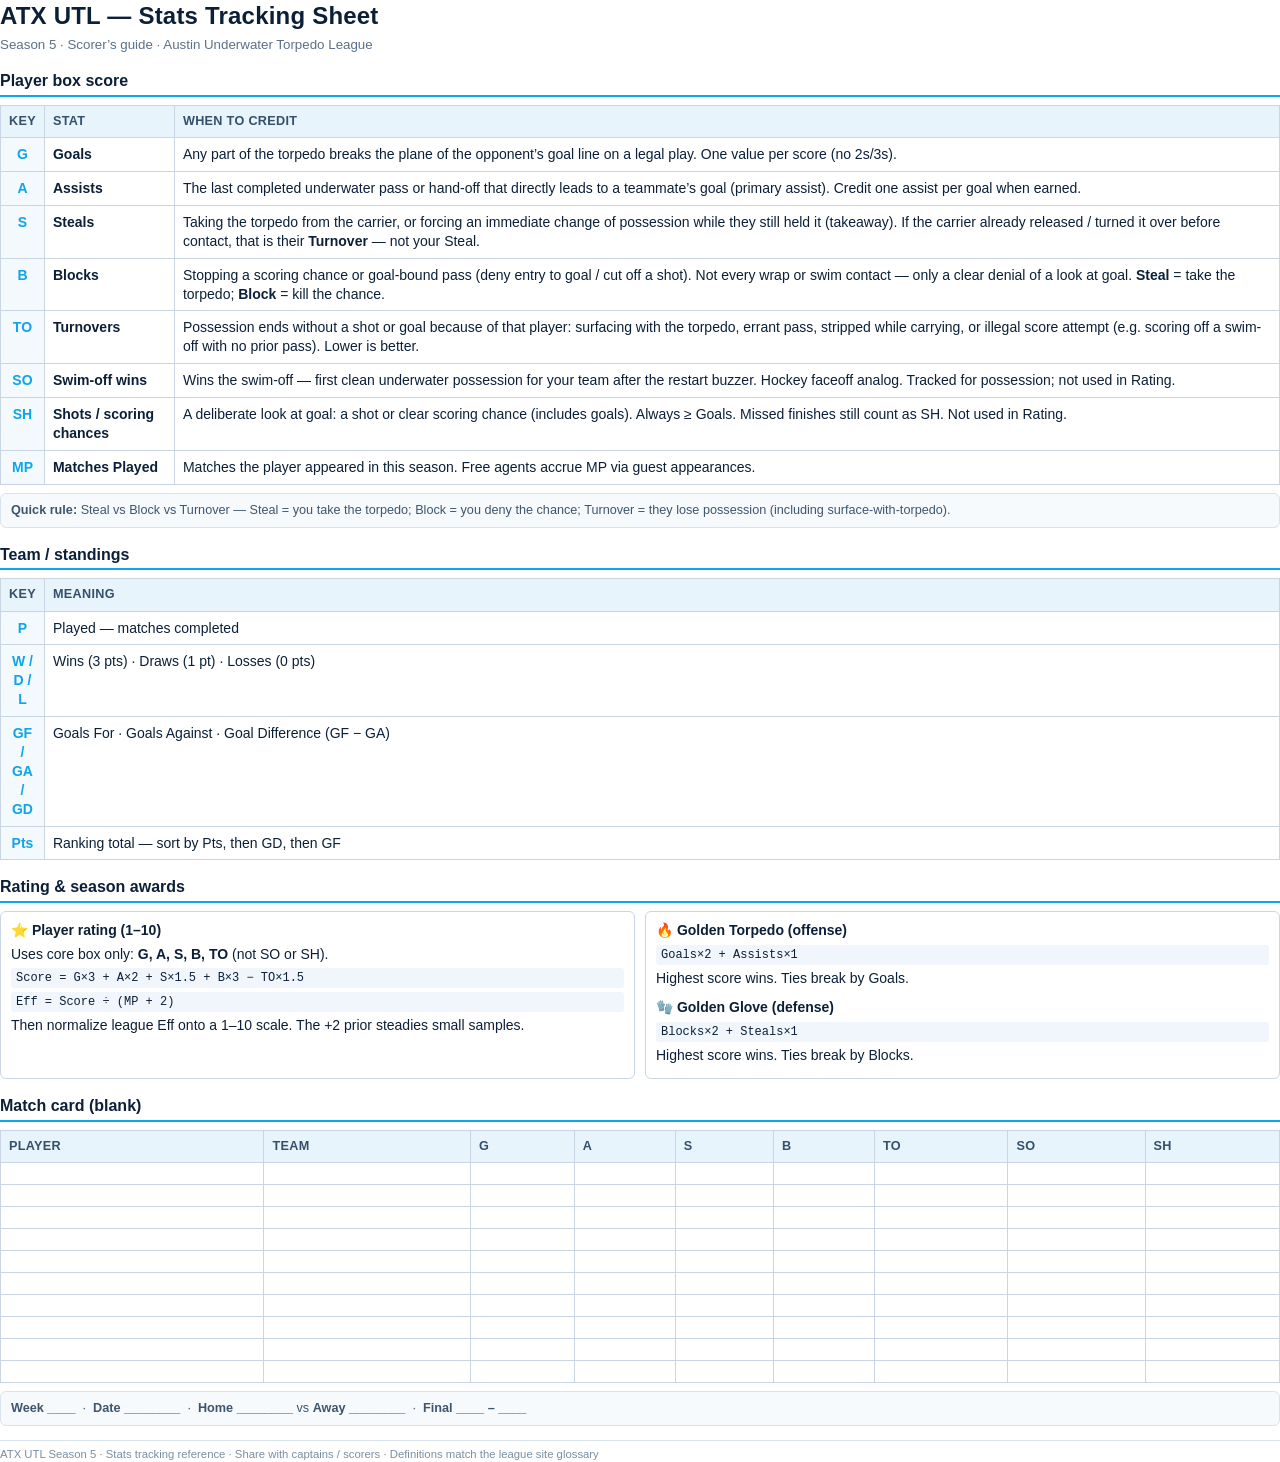
<file: docs/utl-stats-tracking-sheet.html>
<!DOCTYPE html>
<html lang="en">
<head>
<meta charset="UTF-8" />
<title>ATX UTL — Stats Tracking Sheet (Season 5)</title>
<style>
  @page { size: letter; margin: 0.55in; }
  * { box-sizing: border-box; }
  body {
    font-family: "Segoe UI", Calibri, Arial, sans-serif;
    color: #0b2038;
    font-size: 10.5pt;
    line-height: 1.35;
    margin: 0;
  }
  h1 {
    margin: 0 0 4px;
    font-size: 18pt;
    letter-spacing: 0.2px;
  }
  .sub {
    color: #5b7189;
    font-size: 10pt;
    margin: 0 0 14px;
  }
  h2 {
    margin: 16px 0 8px;
    font-size: 12pt;
    border-bottom: 2px solid #0ea5e9;
    padding-bottom: 3px;
  }
  table {
    width: 100%;
    border-collapse: collapse;
    margin-bottom: 6px;
  }
  th, td {
    border: 1px solid #c9d5e3;
    padding: 7px 8px;
    vertical-align: top;
    text-align: left;
  }
  th {
    background: #e8f4fc;
    font-size: 9.5pt;
    text-transform: uppercase;
    letter-spacing: 0.3px;
    color: #34506b;
  }
  td.key {
    width: 42px;
    font-weight: 800;
    text-align: center;
    background: #f4f9fd;
    color: #0ea5e9;
  }
  td.name { width: 130px; font-weight: 700; }
  .note {
    background: #f7fafc;
    border: 1px solid #d7e3ef;
    border-radius: 6px;
    padding: 8px 10px;
    margin: 8px 0 0;
    font-size: 9.5pt;
    color: #3d556d;
  }
  .grid2 {
    display: grid;
    grid-template-columns: 1fr 1fr;
    gap: 10px;
    margin-top: 4px;
  }
  .card {
    border: 1px solid #c9d5e3;
    border-radius: 6px;
    padding: 9px 10px;
    background: #fff;
  }
  .card h3 {
    margin: 0 0 5px;
    font-size: 10.5pt;
  }
  .card p { margin: 0 0 4px; }
  .card ul { margin: 4px 0 0; padding-left: 16px; }
  .formula {
    font-family: Consolas, "Courier New", monospace;
    font-size: 9pt;
    background: #f0f6fb;
    padding: 2px 5px;
    border-radius: 3px;
  }
  footer {
    margin-top: 14px;
    font-size: 8.5pt;
    color: #7a8fa3;
    border-top: 1px solid #d7e3ef;
    padding-top: 6px;
  }
</style>
</head>
<body>
  <h1>ATX UTL — Stats Tracking Sheet</h1>
  <p class="sub">Season 5 · Scorer’s guide · Austin Underwater Torpedo League</p>

  <h2>Player box score</h2>
  <table>
    <thead>
      <tr>
        <th>Key</th>
        <th>Stat</th>
        <th>When to credit</th>
      </tr>
    </thead>
    <tbody>
      <tr>
        <td class="key">G</td>
        <td class="name">Goals</td>
        <td>Any part of the torpedo breaks the plane of the opponent’s goal line on a legal play. One value per score (no 2s/3s).</td>
      </tr>
      <tr>
        <td class="key">A</td>
        <td class="name">Assists</td>
        <td>The last completed underwater pass or hand-off that directly leads to a teammate’s goal (primary assist). Credit one assist per goal when earned.</td>
      </tr>
      <tr>
        <td class="key">S</td>
        <td class="name">Steals</td>
        <td>Taking the torpedo from the carrier, or forcing an immediate change of possession while they still held it (takeaway). If the carrier already released / turned it over before contact, that is their <b>Turnover</b> — not your Steal.</td>
      </tr>
      <tr>
        <td class="key">B</td>
        <td class="name">Blocks</td>
        <td>Stopping a scoring chance or goal-bound pass (deny entry to goal / cut off a shot). Not every wrap or swim contact — only a clear denial of a look at goal. <b>Steal</b> = take the torpedo; <b>Block</b> = kill the chance.</td>
      </tr>
      <tr>
        <td class="key">TO</td>
        <td class="name">Turnovers</td>
        <td>Possession ends without a shot or goal because of that player: surfacing with the torpedo, errant pass, stripped while carrying, or illegal score attempt (e.g. scoring off a swim-off with no prior pass). Lower is better.</td>
      </tr>
      <tr>
        <td class="key">SO</td>
        <td class="name">Swim-off wins</td>
        <td>Wins the swim-off — first clean underwater possession for your team after the restart buzzer. Hockey faceoff analog. Tracked for possession; not used in Rating.</td>
      </tr>
      <tr>
        <td class="key">SH</td>
        <td class="name">Shots / scoring chances</td>
        <td>A deliberate look at goal: a shot or clear scoring chance (includes goals). Always ≥ Goals. Missed finishes still count as SH. Not used in Rating.</td>
      </tr>
      <tr>
        <td class="key">MP</td>
        <td class="name">Matches Played</td>
        <td>Matches the player appeared in this season. Free agents accrue MP via guest appearances.</td>
      </tr>
    </tbody>
  </table>
  <div class="note">
    <b>Quick rule:</b> Steal vs Block vs Turnover — Steal = you take the torpedo; Block = you deny the chance; Turnover = they lose possession (including surface-with-torpedo).
  </div>

  <h2>Team / standings</h2>
  <table>
    <thead>
      <tr><th>Key</th><th>Meaning</th></tr>
    </thead>
    <tbody>
      <tr><td class="key">P</td><td>Played — matches completed</td></tr>
      <tr><td class="key">W / D / L</td><td>Wins (3 pts) · Draws (1 pt) · Losses (0 pts)</td></tr>
      <tr><td class="key">GF / GA / GD</td><td>Goals For · Goals Against · Goal Difference (GF − GA)</td></tr>
      <tr><td class="key">Pts</td><td>Ranking total — sort by Pts, then GD, then GF</td></tr>
    </tbody>
  </table>

  <h2>Rating &amp; season awards</h2>
  <div class="grid2">
    <div class="card">
      <h3>⭐ Player rating (1–10)</h3>
      <p>Uses core box only: <b>G, A, S, B, TO</b> (not SO or SH).</p>
      <p class="formula">Score = G×3 + A×2 + S×1.5 + B×3 − TO×1.5</p>
      <p class="formula">Eff = Score ÷ (MP + 2)</p>
      <p>Then normalize league Eff onto a 1–10 scale. The +2 prior steadies small samples.</p>
    </div>
    <div class="card">
      <h3>🔥 Golden Torpedo (offense)</h3>
      <p class="formula">Goals×2 + Assists×1</p>
      <p>Highest score wins. Ties break by Goals.</p>
      <h3 style="margin-top:10px">🧤 Golden Glove (defense)</h3>
      <p class="formula">Blocks×2 + Steals×1</p>
      <p>Highest score wins. Ties break by Blocks.</p>
    </div>
  </div>

  <h2>Match card (blank)</h2>
  <table>
    <thead>
      <tr>
        <th>Player</th><th>Team</th><th>G</th><th>A</th><th>S</th><th>B</th><th>TO</th><th>SO</th><th>SH</th>
      </tr>
    </thead>
    <tbody>
      <tr><td style="height:22px"></td><td></td><td></td><td></td><td></td><td></td><td></td><td></td><td></td></tr>
      <tr><td style="height:22px"></td><td></td><td></td><td></td><td></td><td></td><td></td><td></td><td></td></tr>
      <tr><td style="height:22px"></td><td></td><td></td><td></td><td></td><td></td><td></td><td></td><td></td></tr>
      <tr><td style="height:22px"></td><td></td><td></td><td></td><td></td><td></td><td></td><td></td><td></td></tr>
      <tr><td style="height:22px"></td><td></td><td></td><td></td><td></td><td></td><td></td><td></td><td></td></tr>
      <tr><td style="height:22px"></td><td></td><td></td><td></td><td></td><td></td><td></td><td></td><td></td></tr>
      <tr><td style="height:22px"></td><td></td><td></td><td></td><td></td><td></td><td></td><td></td><td></td></tr>
      <tr><td style="height:22px"></td><td></td><td></td><td></td><td></td><td></td><td></td><td></td><td></td></tr>
      <tr><td style="height:22px"></td><td></td><td></td><td></td><td></td><td></td><td></td><td></td><td></td></tr>
      <tr><td style="height:22px"></td><td></td><td></td><td></td><td></td><td></td><td></td><td></td><td></td></tr>
    </tbody>
  </table>
  <p class="note"><b>Week ____</b> &nbsp;·&nbsp; <b>Date ________</b> &nbsp;·&nbsp; <b>Home ________</b> vs <b>Away ________</b> &nbsp;·&nbsp; <b>Final ____ – ____</b></p>

  <footer>
    ATX UTL Season 5 · Stats tracking reference · Share with captains / scorers · Definitions match the league site glossary
  </footer>
</body>
</html>
</file>
